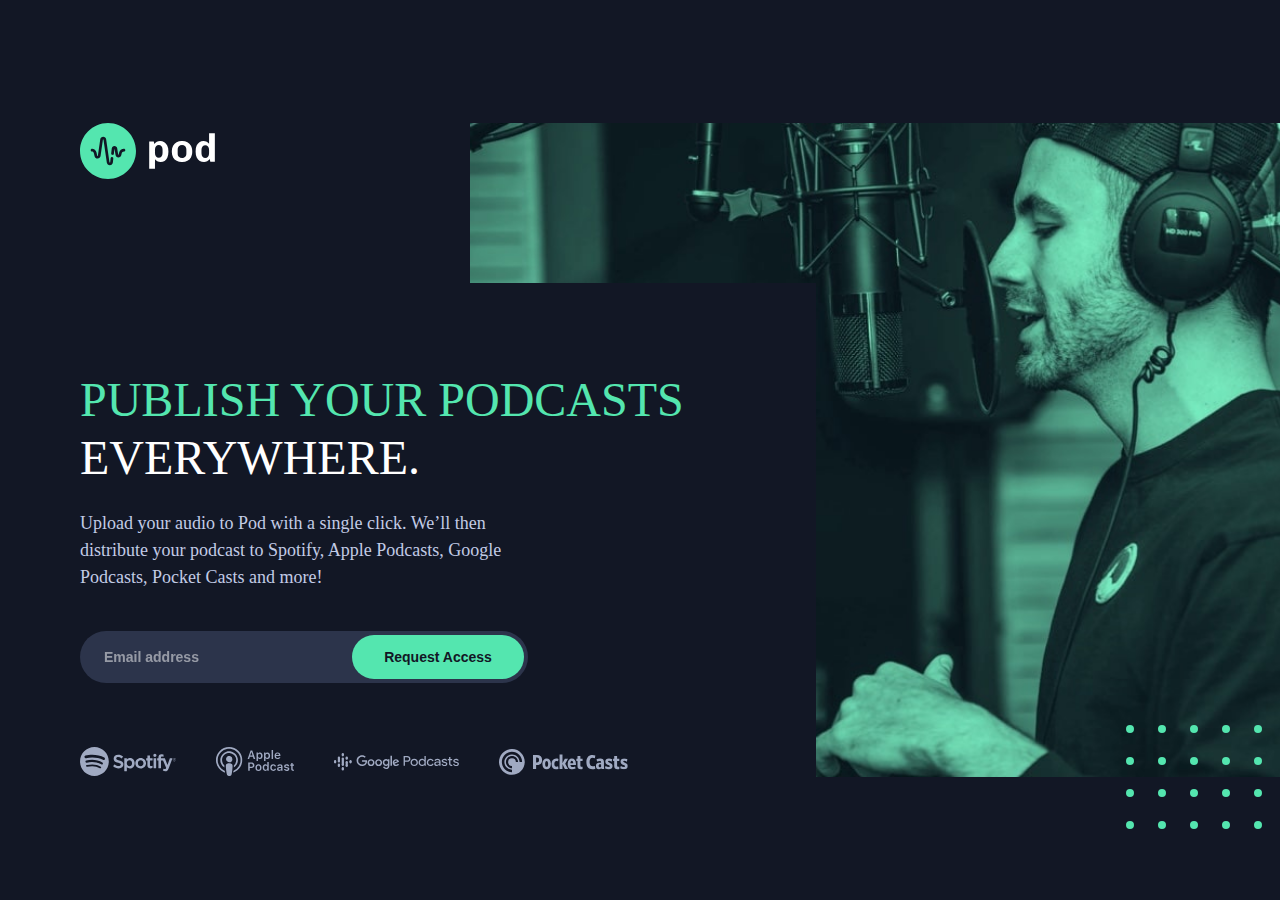
<file: pod-request-access-landing-page/index.html>
<!DOCTYPE html>
<html lang="en">

<head>
  <meta charset="UTF-8">
  <meta name="viewport" content="width=device-width, initial-scale=1.0">
  <link rel="stylesheet" href="style.css">
  <link rel="icon" type="image/png" sizes="32x32" href="./assets/favicon-32x32.png">

  <title>Frontend Mentor | Pod request access landing page</title>
</head>

<body>
  <div class="image-container"></div>
  <div class="dots-container"></div>
  <main class="container">
    <div class="content">
      <div class="logo">
        <img src="./assets/desktop/logo.svg" alt="logo">
      </div>
      <div class="content-wrapper">
        <div class="text-container">
          <div class="title">
            <h1><span>Publish your podcasts</span> everywhere.</h1>
          </div>
          <div class="description">
            <p>Upload your audio to Pod with a single click. We’ll then distribute your podcast to Spotify, Apple
              Podcasts, Google Podcasts, Pocket Casts and more!</p>
          </div>
        </div>
        <div class="form-container">
          <input type="email" name="email" id="email" placeholder="Email address">
          <button type="submit" id="submit-btn">Request Access</button>
          <p class="error-text">Oops!Please check your email</p>
        </div>
        <div class="socials-container">
          <img src="./assets/desktop/spotify.svg" alt="spotify">
          <img src="./assets/desktop/apple-podcast.svg" alt="apple podcast">
          <img src="./assets/desktop/google-podcasts.svg" alt="google podcasts">
          <img src="./assets/desktop/pocket-casts.svg" alt="pocket casts">
        </div>
      </div>
    </div>
  </main>
  <script src="script.js"></script>
</body>

</html>
</file>
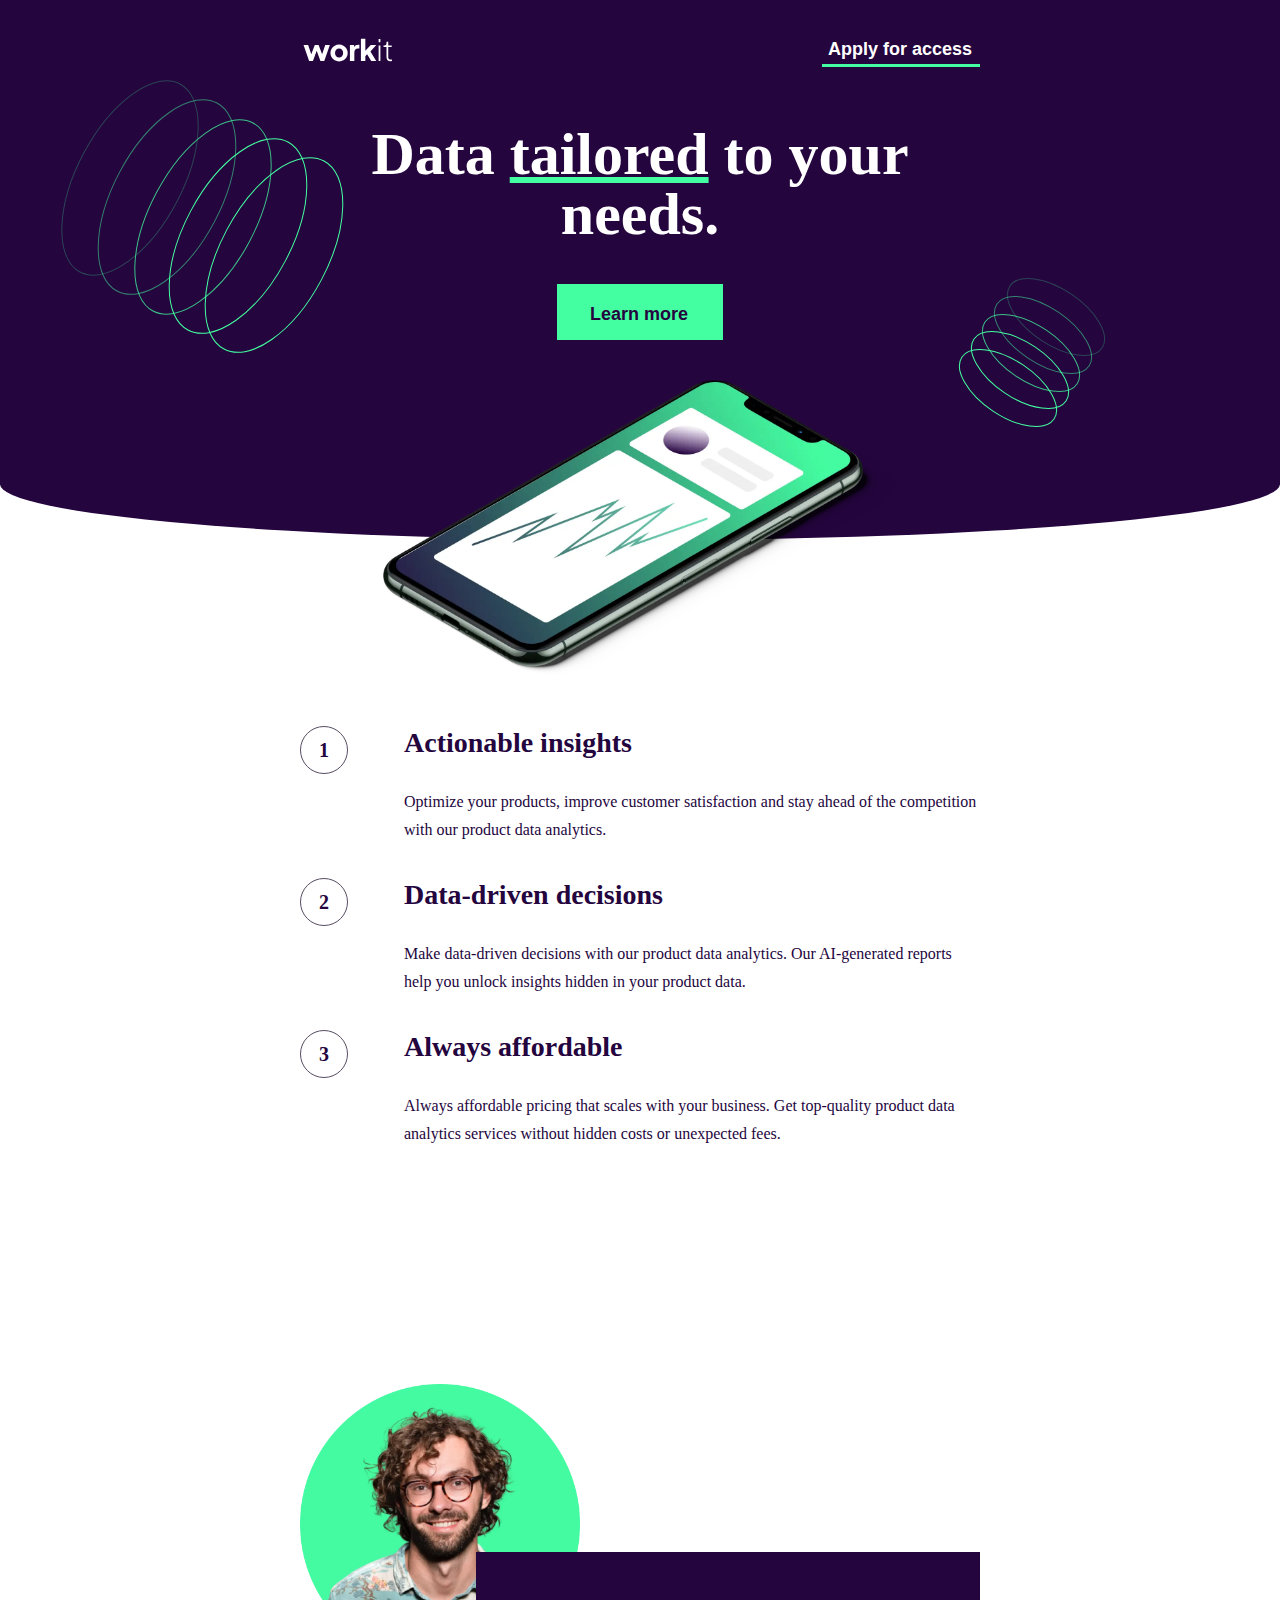
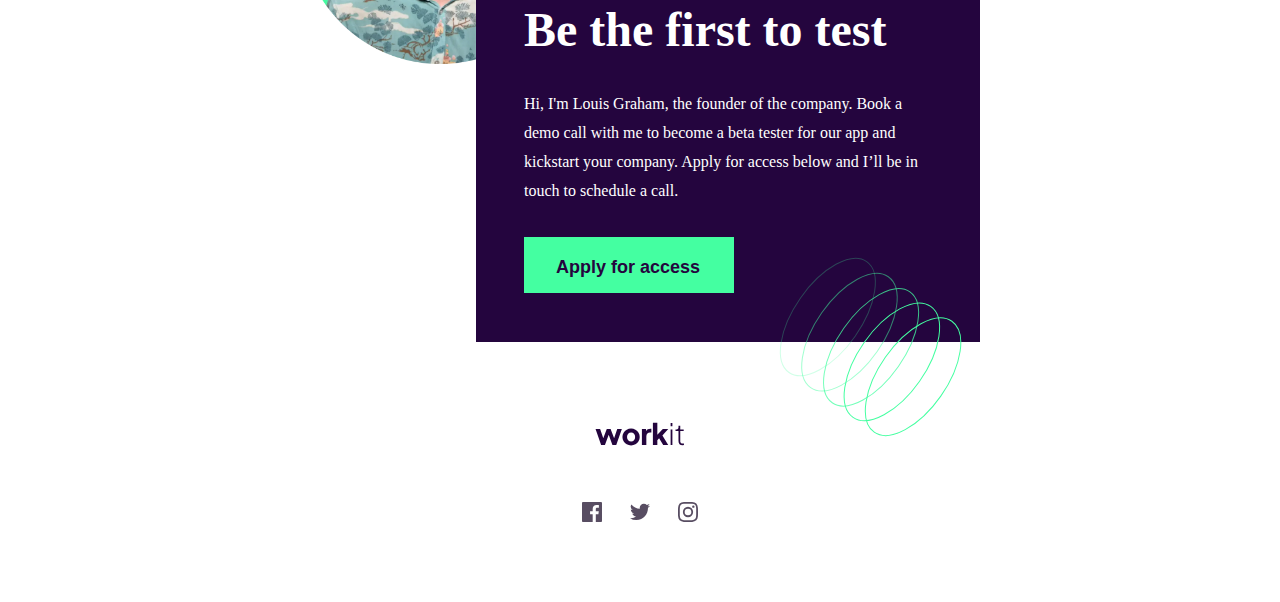
<file: workit-landing-page/index.html>
<!DOCTYPE html>
<html lang="en">

<head>
  <meta charset="UTF-8">
  <meta name="viewport" content="width=device-width, initial-scale=1.0">
  <link rel="stylesheet" href="style.css">
  <link rel="icon" type="image/png" sizes="32x32" href="./assets/images/favicon-32x32.png">

  <title>Frontend Mentor | Workit landing page</title>
</head>

<body>
  <div class="bg-pattern-1"></div>
  <div class="bg-pattern-2"></div>
  <main class="container">
    <div class="hero-container">
      <div class="hero-wrapper">
        <div class="navigation">
          <div class="navigation-content">
            <img src="./assets/images/logo-light.svg" alt="Workit logo light">
            <button type="button" class="nav-btn">Apply for access</button>
          </div>
        </div>
        <div class="hero-content">
          <img src="./assets/images/bg-pattern-1.svg" alt="Background pattern 1" class="hero-image1">
          <img src="./assets/images/bg-pattern-2.svg" alt="Background pattern 2" class="hero-image2">
          <div class="hero">
            <h1 class="hero-title">
              Data <span>tailored</span> to your needs.
            </h1>
            <button type="button" class="hero-btn">Learn more</button>
          </div>
        </div>
      </div>
      <div class="illustration"></div>
    </div>
    <div class="value-container">
      <div class="value-content-wrapper">
        <div class="value-content">
          <div class="value">
            <div class="value-bullet">1</div>
            <div class="value-text">
              <h1 class="value-text-title">Actionable insights</h1>
              <p class="value-text-description">Optimize your products, improve customer satisfaction and stay ahead of
                the competition
                with our product data analytics.</p>
            </div>
          </div>
          <div class="value">
            <div class="value-bullet">2</div>
            <div class="value-text">
              <h1 class="value-text-title">Data-driven decisions</h1>
              <p class="value-text-description">Make data-driven decisions with our product data analytics. Our
                AI-generated reports help
                you unlock insights hidden in your product data.</p>
            </div>
          </div>
          <div class="value">
            <div class="value-bullet">3</div>
            <div class="value-text">
              <h1 class="value-text-title">Always affordable</h1>
              <p class="value-text-description">Always affordable pricing that scales with your business. Get
                top-quality product data
                analytics services without hidden costs or unexpected fees.</p>
            </div>
          </div>
        </div>
      </div>
      <div class="ornamental-container"></div>
    </div>
    <div class="cta-container">
      <div class="cta-content">
        <img class="headshot" src="./assets/images/image-founder.webp" alt="image-founder">
        <div class="box-wrapper">
          <div class="box">
            <img class="box-image" src="./assets/images/bg-pattern-3.svg" alt="Box image">
            <h1 class="cta-title">Be the first to test</h1>
            <p class="cta-description">Hi, I'm Louis Graham, the founder of the company. Book a demo call with me to
              become a
              beta tester for our app and kickstart your company. Apply for access below and I’ll be
              in touch to schedule a call.</p>
            <button type="button" class="cta-btn">Apply for access</button>
          </div>
        </div>
      </div>
    </div>
    <div class="footer-container">
      <div class="footer-content">
        <div class="logo">
          <img src="./assets/images/logo-dark.svg" alt="Workit logo dark">
        </div>
        <div class="socials">
          <img src="./assets/images/icon-facebook.svg" alt="icon-facebook">
          <img src="./assets/images/icon-twitter.svg" alt="icon-twitter">
          <img src="./assets/images/icon-instagram.svg" alt="icon-instagram">
        </div>
      </div>
    </div>
  </main>


</body>

</html>
</file>
<file: pod-request-access-landing-page/style.css>
* {
    box-sizing: border-box;
}

body {
    margin: 0;
    padding: 0;
    background-color: #121725;
    display: flex;
    justify-content: center;
    align-items: center;
    min-height: 100vh;
    width: 100%;
    overflow-x: hidden;
}

h1,
p {
    padding: 0;
    margin: 0;
}
.image-container{
    z-index: -2;
    position: absolute;
    background-image: url("./assets/desktop/image-host.jpg");
    background-repeat: no-repeat;
    background-size: 100% 100%;
    top: calc((100vh - 654px) / 2);
    left: calc((50vw - 170px) / 1);
    right: 0;
    width: 960px;
    height: 654px;
}
.dots-container{
    z-index: -1;
    position: absolute;
    background-image: url("./assets/desktop/bg-pattern-dots.svg");
    background-repeat: no-repeat;
    background-size: 100% 100%;
    bottom: calc(((100vh - 654px) / 2) - 52px);
    left: calc((50vw + 486px) / 1);;
    right: 0;
    width: 232px;
    height: 104px;
}
.container{
    display: flex;
    width: 1120px;
    min-height: 654px;
    max-height: 676px;
}
.content{
    display: flex;
    flex-direction: column;
    width: 736px;
    min-height: 654px;
    max-height: 676px;
    gap: 104px;
}
.logo{
    display: flex;
    align-items: start;
    justify-content: start;
    width: 100%;
    height: 56px;
}
.logo img{
    width: 135px;
    height: 56px;
}
.content-wrapper{
    display: flex;
    flex-direction: column;
    gap: 40px;
    padding-top: 88px;
    padding-right: 64px;
    width: 100%;
    min-height: 494px;
    max-height: 516px;
    background-color: #121725;
}
.text-container{
    display: flex;
    flex-direction: column;
    gap: 24px;
    width: 100%;
    height: 220px;
    order: 1;
}
.text-container .title{
    display: flex;
    width: 665px;
    height: 116px;
}
.text-container .description{
    display: flex;
    width: 448px;
    height: 81px;
}
.text-container h1{
    font-weight: 300;
    font-size: 48px;
    line-height: 120%;
    letter-spacing: 0px;
    color: #FFFFFF;
    text-transform: uppercase;
}
.text-container h1 span{
    color: #54E6AF;
}
.text-container p{
    font-weight: 300;
    font-size: 18px;
    line-height: 150%;
    letter-spacing: 0px;
    color: #C2CBE5;
}
.form-container{
    position: relative;
    display: flex;
    width: 448px;
    min-height: 52px;
    max-height: 74px;
    order: 2;
}
.socials-container{
    display: flex;
    flex-direction: row;
    justify-content: center;
    align-items: center;
    width: 548px;
    height: 53px;
    gap: 40px;
    padding-top: 24px;
    order: 3;
}
.form-container input{
    width: 100%;
    height: 100%;
    background-color: #2C344B;
    border: none;
    border-radius: 999px;
    padding: 4px 24px;
    outline: none;
    font-weight: 700;
    font-size: 14px;
    line-height: 200%;
    letter-spacing: 0px;
    color: #FFFFFFFF;
}

.form-container input::placeholder{
    font-weight: 700;
    font-size: 14px;
    line-height: 200%;
    letter-spacing: 0px;
    color: #FFFFFF;
    opacity: 0.5;
}
.form-container.error input{
    border: 2px solid #FB3E3E;
}
.form-container button{
    position: absolute;
    right: 4px;
    top: 4px;
    bottom: 4px;
    width: 172px;
    height: 44px;
    background-color: #54E6AF;
    border: none;
    outline: none;
    border-radius: 28px;
    font-weight: 700;
    font-size: 14px;
    line-height: 200%;
    letter-spacing: 0px;
    color: #121725;
    cursor: pointer;
}
.form-container button::after {
  content: "";
  position: absolute;
  inset: 0;
  background: rgba(255, 255, 255, 0.5);
  opacity: 0;
  transition: opacity 0.2s ease;
  border-radius: 28px;
}
.form-container button:hover::after {
  opacity: 1;
}

.form-container .error-text{
    position: absolute;
    bottom: -24px;
    left: 24px;
    font-weight: 700;
    font-size: 12px;
    line-height: auto;
    letter-spacing: 0px;
    color: #FB3E3E;
    display: none;
}

.form-container.error .error-text{
    display: block;
}

@media screen and (max-width:1260px) and (min-width:740px) {

.image-container{
    z-index: -2;
    position: absolute;
    background-image: url("./assets/desktop/image-host.jpg");
    background-repeat: no-repeat;
    background-size: 100% 100%;
    top: 0;
    bottom: calc(((100vh - 712px) / 2)) ;
    left: calc((100vw - 460px) / 1);
    width: 460px;
    height: calc(100vh - ((100vh - 712px) / 2));
}
.dots-container{
    z-index: -1;
    position: absolute;
    background-image: url("./assets/desktop/bg-pattern-dots.svg");
    background-repeat: no-repeat;
    background-size: 100% 100%;
    bottom: calc(((100vh - 712px) / 2) - 52px);
    left: calc((100vw - 116px) / 1);
    right: 0;
    width: 232px;
    height: 104px;
}
.container{
    width: 680px;
    min-height: 712px;
    max-height: 734px;
}
.content{
    width: 680px;
    min-height: 712px;
    max-height: 734px;
}
.content-wrapper{
    min-height: 552px;
    max-height: 574px;
}
.text-container{
    height: 279px;
}
.text-container .title{
    width: 528px;
    height: 174px;
}
}

@media screen and (max-width:739px) {
    .image-container{
    z-index: -2;
    position: absolute;
    background-image: url("./assets/mobile/image-host.jpg");
    background-repeat: no-repeat;
    background-size: 100% 100%;
    top: 0;
    left: 0;
    height: 100vh;
    width: 100vw;
    mix-blend-mode: multiply;
}
.dots-container{
    width: 0px;
    height: 0px;
}
.container{
    display: flex;
    width: 304px;
    min-height: 740px;
    max-height: 762px;
}
.content{
    width: 304px;
    min-height: 740px;
    max-height: 762px;
    gap: 56px;
        align-items: center;
    justify-content: center;
}
.logo{
    display: flex;
    align-items: center;
    justify-content: center;
    width: 100%;
    height: 56px;
}
.logo img{
    width: 135px;
    height: 56px;
}
.content-wrapper{
    width: 100%;
    min-height: 408px;
    max-height: 430px;
    background-color: transparent;
    padding: 0;
    gap: 40px;
}
.text-container{
    gap: 16px;
    width: 100%;
    height: 214px;
    order: 1;
}
.text-container .title{
    display: flex;
    width: 304px;
    height: 114px;
    text-align: center;
}
.text-container .description{
    display: flex;
    width: 304px;
    height: 84px;
    text-align: center  ;
}
.text-container h1{
    font-size: 32px;
}
.text-container h1 span{
    color: #54E6AF;
}
.text-container p{
    font-size: 14px;
    letter-spacing: 0.5px;
}
.form-container{
    width: 304px;
    min-height: 96px;
    max-height: 118px;
    order: 3;
}
.socials-container{
    width: 304px;
    height: 17px;
    padding: 0;
    gap: 0;
    justify-content: space-between;
    order: 2;
}
.socials-container img{
    height: 17px;
    width: auto;
    max-width: 75px;
}

.form-container input{
    width: 100%;
    height: 44px;
}
.form-container button{
    right: 0px;
    left: 0;
    top: unset;
    bottom: 0px;
    width: 304px;
    height: 44px;
}

.form-container .error-text{
    position: absolute;
    bottom: -24px;
    left: 76px;
}

}
</file>
<file: workit-landing-page/style.css>
* {
    box-sizing: border-box;
}

body {
    margin: 0;
    padding: 0;
    background-color: #FFFFFF;
    display: flex;
    justify-content: center;
    align-items: center;
    min-height: 100vh;
    width: 100%;
    overflow-x: hidden;
    overflow-y: scroll;
}

h1,
p {
    padding: 0;
    margin: 0;
}

.bg-pattern-1 {
    position: absolute;
    top: 0;
    left: 0;
    width: 100vw;
    height: 699px;
    background-color: #24053E;
}

.bg-pattern-2 {
    position: absolute;
    top: 698px;
    left: 0;
    width: 100vw;
    height: 72px;
    border-bottom-left-radius: 50% 100%;
    border-bottom-right-radius: 50% 100%;
    background-color: #24053E;
}

.container {
    width: 100%;
    height: auto;
    display: flex;
    flex-direction: column;
    justify-content: center;
    align-items: center;
}

.hero-container {
    display: flex;
    width: 1440px;
    height: 932px;
    align-items: start;
    justify-content: center;
    position: relative;
}

.hero-wrapper {
    display: flex;
    flex-direction: column;
    width: 100%;
    height: 771px;
}

.illustration {
    position: absolute;
    bottom: 0;
    left: 336px;
    width: 767px;
    height: 441px;
    background-image: url("./assets/images/image-hero.webp");
    background-size: 100% 100%;
    background-repeat: no-repeat;
}

.navigation {
    display: flex;
    width: 100%;
    height: 91px;
    align-items: flex-end;
    justify-content: center;
}

.navigation-content {
    display: flex;
    width: 1120px;
    height: 35px;
    align-items: center;
    justify-content: space-between;
}

.navigation-content img {
    width: 96px;
    height: 24px;
}

.nav-btn {
    display: flex;
    width: 158px;
    height: 35px;
    border-top: none;
    border-left: none;
    border-right: none;
    border-bottom-width: 3px;
    border-bottom-style: solid;
    border-bottom-color: #44FFA1;
    outline: none;
    cursor: pointer;
    background-color: transparent;
    font-weight: 700;
    font-size: 18px;
    line-height: 180%;
    letter-spacing: 0px;
    color: #FFFFFF;
}

.nav-btn:hover {
    color: #44FFA1;
    transition: all 0.3s ease;
}

.hero-content {
    display: flex;
    width: 100%;
    height: 608px;
    align-items: flex-start;
    justify-content: center;
    position: relative;
    padding-top: 56px;
}

.hero-image1 {
    position: absolute;
    top: 47px;
    left: -100px;
    visibility: visible;
}

.hero-image2 {
    position: absolute;
    top: 251px;
    left: 1317px;
    visibility: visible;
}

.hero {
    display: flex;
    flex-direction: column;
    width: 635px;
    height: 256px;
    align-items: center;
    justify-content: center;
    gap: 40px;
}

.hero-title {
    font-weight: 600;
    font-size: 80px;
    line-height: 100%;
    letter-spacing: 0px;
    color: #FFFFFF;
    text-decoration: none;
}

.hero-title span {
    text-decoration: underline #44FFA1;
}

.hero-btn {
    display: flex;
    width: 166px;
    height: 56px;
    border: 2px solid transparent;
    outline: none;
    cursor: pointer;
    background-color: #44FFA1;
    padding: 12px 31px;
    font-weight: 700;
    font-size: 18px;
    line-height: 180%;
    letter-spacing: 0px;
    color: #24053E;
}

.hero-btn:hover {
    border: 2px solid #44FFA1;
    background-color: transparent;
    color: #44FFA1;
    transition: all 0.3s ease;
}

.value-container {
    display: flex;
    width: 1440px;
    height: 610px;
    flex-direction: column;
}

.value-content-wrapper {
    display: flex;
    width: 100%;
    height: 538px;
    align-items: center;
    justify-content: center;
}

.ornamental-container {
    display: flex;
    width: 100%;
    height: 72px;
}

.value-content {
    display: flex;
    flex-direction: row;
    width: 1120px;
    height: 306px;
    gap: 32px;
}

.value {
    display: flex;
    flex-direction: column;
    width: 352px;
    height: 306px;
    align-items: center;
    gap: 56px;
}

.value-bullet {
    width: 54px;
    height: 54px;
    border-radius: 50%;
    border: 1px solid #584D62;
    display: flex;
    align-items: center;
    justify-content: center;
    font-weight: 600;
    font-size: 24px;
    line-height: 40px;
    letter-spacing: 0px;
    color: #24053E;
}

.value-text {
    display: flex;
    flex-direction: column;
    width: 100%;
    height: 194px;
    gap: 28px;
}

.value-text-title {
    font-weight: 600;
    font-size: 32px;
    line-height: 120%;
    letter-spacing: 0px;
    color: #24053E;
}

.value-text-description {
    font-weight: 400;
    font-size: 18px;
    line-height: 180%;
    letter-spacing: 0px;
    color: #24053E;
}

.cta-container {
    display: flex;
    width: 1440px;
    height: 691px;
    padding: 112px 80px 0px 80px;
    align-items: center;
    justify-content: center;
}

.cta-content {
    position: relative;
    display: flex;
    flex-direction: column;
    width: 1120px;
    height: 579px;
    align-items: flex-end;
    justify-content: flex-end;
}

.headshot {
    position: absolute;
    top: 0;
    left: 0;
    width: 477px;
    height: 477px;
    z-index: -1;
}

.box-wrapper {
    display: flex;
    width: 730px;
    height: 100%;
    padding-top: 168px;
}

.box {
    display: flex;
    flex-direction: column;
    width: 100%;
    height: 411px;
    align-items: flex-start;
    justify-content: center;
    gap: 32px;
    padding: 64px;
    background-color: #24053E;
    position: relative;
}

.box-image {
    position: absolute;
    top: 264px;
    left: 402px;
    width: 220px;
    height: 220px;
}

.cta-title {
    font-weight: 600;
    font-size: 56px;
    line-height: 120%;
    letter-spacing: 0px;
    color: #FFFFFF;
}

.cta-description {
    font-weight: 400;
    font-size: 18px;
    line-height: 180%;
    letter-spacing: 0px;
    color: #FFFFFF;
}

.cta-btn {
    display: flex;
    width: 210px;
    height: 56px;
    border: 2px solid transparent;
    outline: none;
    cursor: pointer;
    background-color: #44FFA1;
    padding: 12px 30px;
    font-weight: 700;
    font-size: 18px;
    line-height: 180%;
    letter-spacing: 0px;
    color: #24053E;
}

.cta-btn:hover {
    border: 2px solid #44FFA1;
    background-color: transparent;
    color: #44FFA1;
    transition: all 0.3s ease;
}

.footer-container {
    display: flex;
    width: 1440px;
    height: 324px;
    padding: 80px 112px;
    align-items: center;
    justify-content: center;
}

.footer-content {
    display: flex;
    flex-direction: column;
    width: 116px;
    height: 100px;
    align-items: center;
    justify-content: center;
    gap: 56px;
}

.logo {
    display: flex;
    width: 96px;
    height: 24px;
    align-items: center;
    justify-content: center;
}

.logo img {
    width: 100%;
    height: 100%;
}

.socials {
    display: flex;
    flex-direction: row;
    width: 100%;
    height: 20px;
    gap: 28px;
}

.socials img {
    width: 20px;
    height: 20px;
    color: #584D62;
    cursor: pointer;
}

.socials img:hover {
    color: #24053E;
    transition: all 0.3s ease;
}


@media screen and (max-width:1439px) and (min-width:768px) {
    .bg-pattern-1 {
        height: 485px;
    }

    .bg-pattern-2 {
        top: 484px;
        height: 56px;
    }

    .hero-container {
        width: 768px;
        height: 676px;
    }

    .hero-wrapper {
        width: 100%;
        height: 540px;
    }

    .illustration {
        left: 127px;
        width: 515px;
        height: 296px;
    }

    .navigation {
        height: 67px;
    }

    .navigation-content {
        width: 680px;
        height: 35px;
    }

    .hero-content {
        width: 100%;
        height: 417px;
    }

    .hero-image1 {
        top: -9px;
        left: -224px;
        visibility: visible;
    }

    .hero-image2 {
        top: 195px;
        left: 689px;
        visibility: visible;
    }

    .hero {
        width: 680px;
        height: 217px;
        text-align: center;
    }

    .hero-title {
        font-size: 60px;
    }

    .value-container {
        width: 768px;
        height: 596px;
    }

    .value-content-wrapper {
        width: 100%;
        height: 524px;
    }

    .value-content {
        display: flex;
        flex-direction: column;
        width: 680px;
        height: 424px;
        gap: 32px;
    }

    .value {
        display: flex;
        flex-direction: row;
        width: 680px;
        height: 120px;
        align-items: flex-start;
        gap: 56px;
    }

    .value-bullet {
        width: 48px;
        height: 48px;
        font-size: 20px;
    }

    .value-text {
        width: 576px;
        height: 120px;
    }

    .value-text-title {
        font-size: 28px;
    }

    .value-text-description {
        font-size: 16px;
    }

    .ornamental-container {
        height: 56px;
    }

    .cta-container {
        width: 768px;
        height: 670px;
        padding: 112px 44px 0px 44px;
    }

    .cta-content {
        width: 680px;
        height: 558px;
    }

    .headshot {
        width: 280px;
        height: 280px;
    }

    .box-wrapper {
        width: 504px;
        height: 558px;
    }

    .box {
        height: 390px;
        padding: 48px;
    }

    .box-image {
        top: 285px;
        left: 285px;
    }

    .cta-title {
        font-size: 48px;
    }

    .cta-description {
        font-size: 16px;
    }

    .footer-container {
        width: 768px;
        height: 260px;
        padding: 80px;
    }

}

@media screen and (max-width:767px) {
    .bg-pattern-1 {
        height: 458px;
    }

    .bg-pattern-2 {
        top: 457px;
        height: 24px;
    }

    .hero-container {
        width: 375px;
        height: 561px;
    }

    .hero-wrapper {
        height: 481px;
    }

    .illustration {
        left: 20px;
        width: 320px;
        height: 184px;
    }

    .navigation {
        height: 67px;
    }

    .navigation-content {
        width: 335px;
    }

    .hero-content {
        height: 390px;
        align-items: start;
        justify-content: center;
    }

    .hero-image1 {
        position: absolute;
        top: -9px;
        left: -224px;
        visibility: hidden;
    }

    .hero-image2 {
        visibility: hidden;
        position: absolute;
        top: 195px;
        left: 296px;
    }

    .hero {
        width: 335px;
        height: 190px;
        text-align: center;
    }

    .hero-title {
        font-size: 48px;
    }

    .hero-btn {
        font-size: 16px;
    }

    .value-container {
        width: 375px;
        height: 886px;
    }

    .value-content-wrapper {
        width: 100%;
        height: 862px;
        padding: 64px 20px;
    }

    .ornamental-container {
        height: 24px;
    }

    .value-content {
        flex-direction: column;
        width: 335px;
        height: 734px;
    }

    .value {
        width: 335px;
        height: 204px;
        gap: 24px;
    }

    .value-bullet {
        width: 48px;
        height: 48px;
        font-size: 20px;
    }

    .value-text {
        height: 132px;
        gap: 16px;
        text-align: center;
    }

    .value-text-title {
        font-size: 24px;
    }

    .value-text-description {
        font-size: 16px;
    }

    .cta-container {
        width: 375px;
        height: 737px;
        padding: 112px 20px 0px 20px;
    }

    .cta-content {
        width: 335px;
        height: 625px;
    }

    .headshot {
        top: 0;
        left: 27px;
        width: 280px;
        height: 280px;
    }

    .box-wrapper {
        width: 335px;
        height: 393px;
        padding: 0px;
    }

    .box {
        height: 393px;
        align-items: center;
        justify-content: center;
        padding: 32px;
    }

    .box-image {
        position: absolute;
        top: 264px;
        left: 402px;
        width: 220px;
        height: 220px;
    }

    .cta-title {
        font-size: 32px;
    }

    .cta-description {
        font-size: 16px;
    }

    .cta-btn {
        font-size: 16px;
    }

    .footer-container {
        width: 375px;
        height: 260px;
        padding: 80px;
    }


}
</file>
